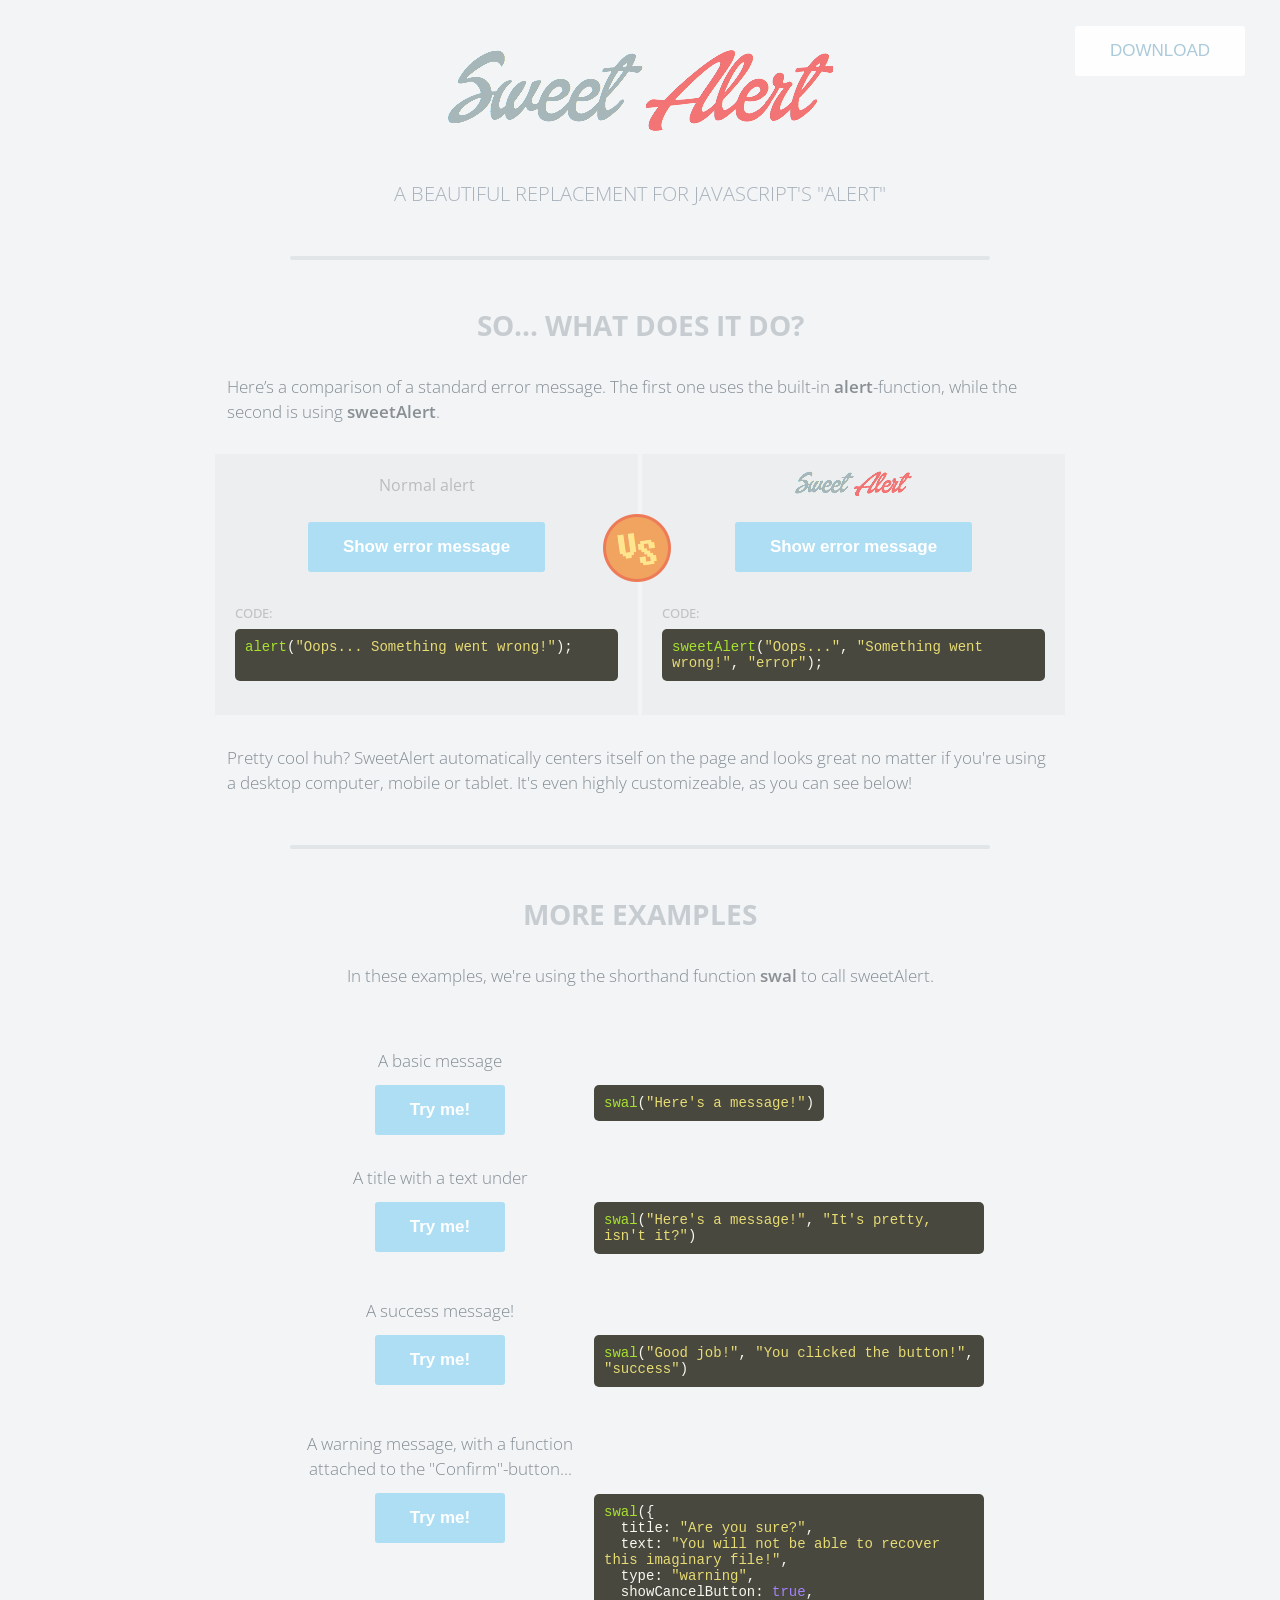
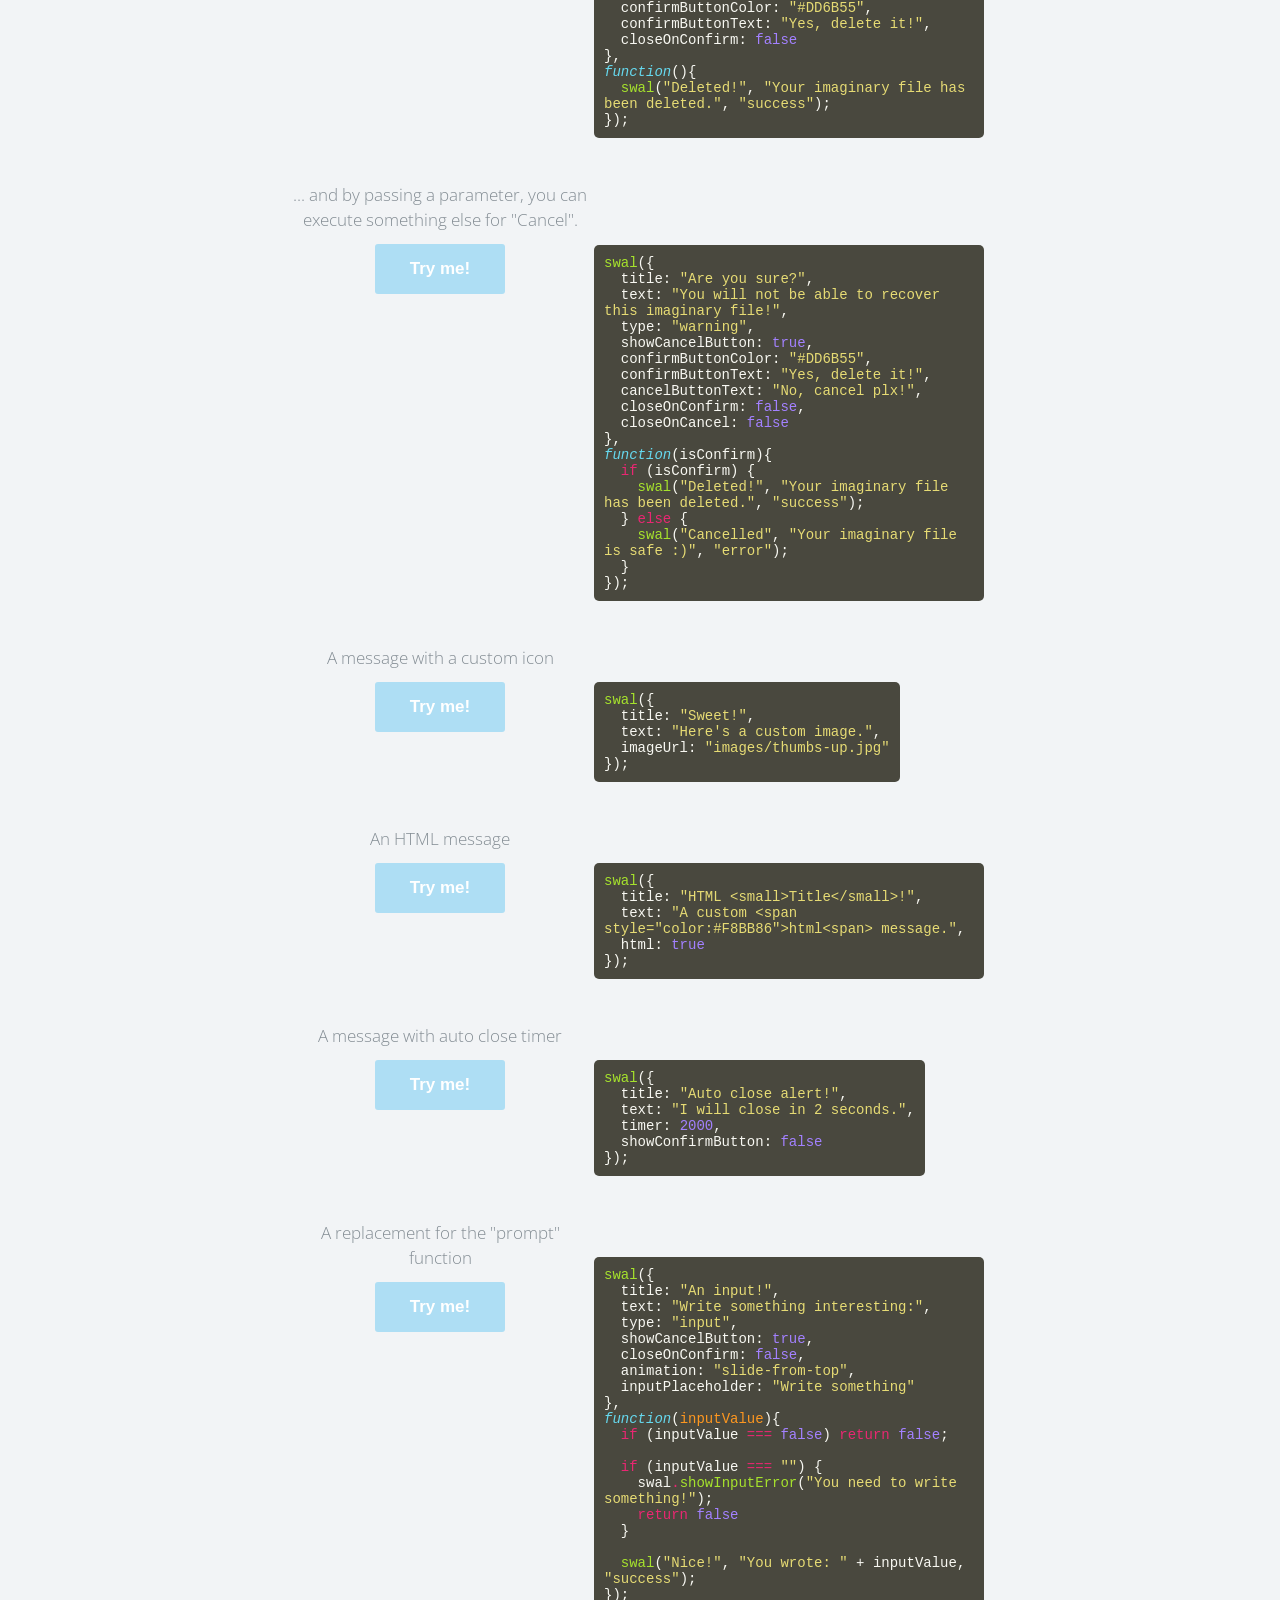
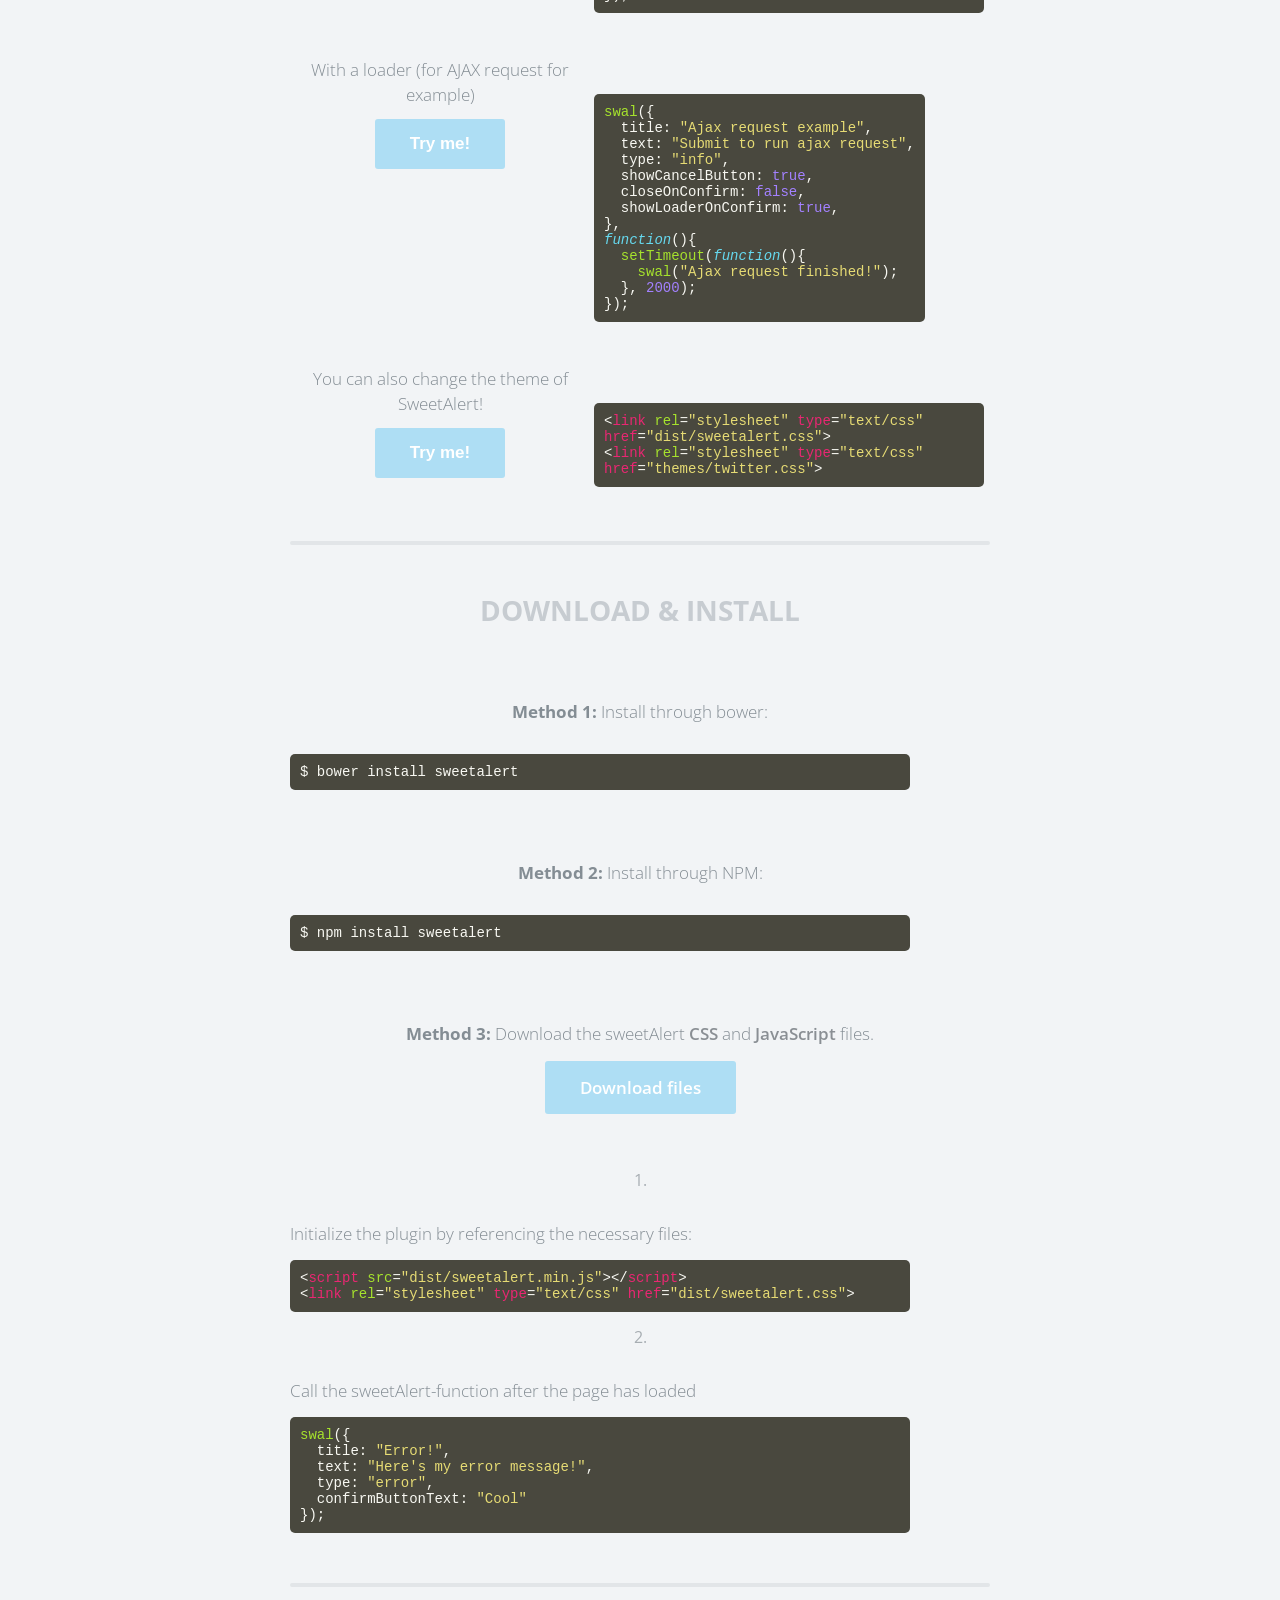
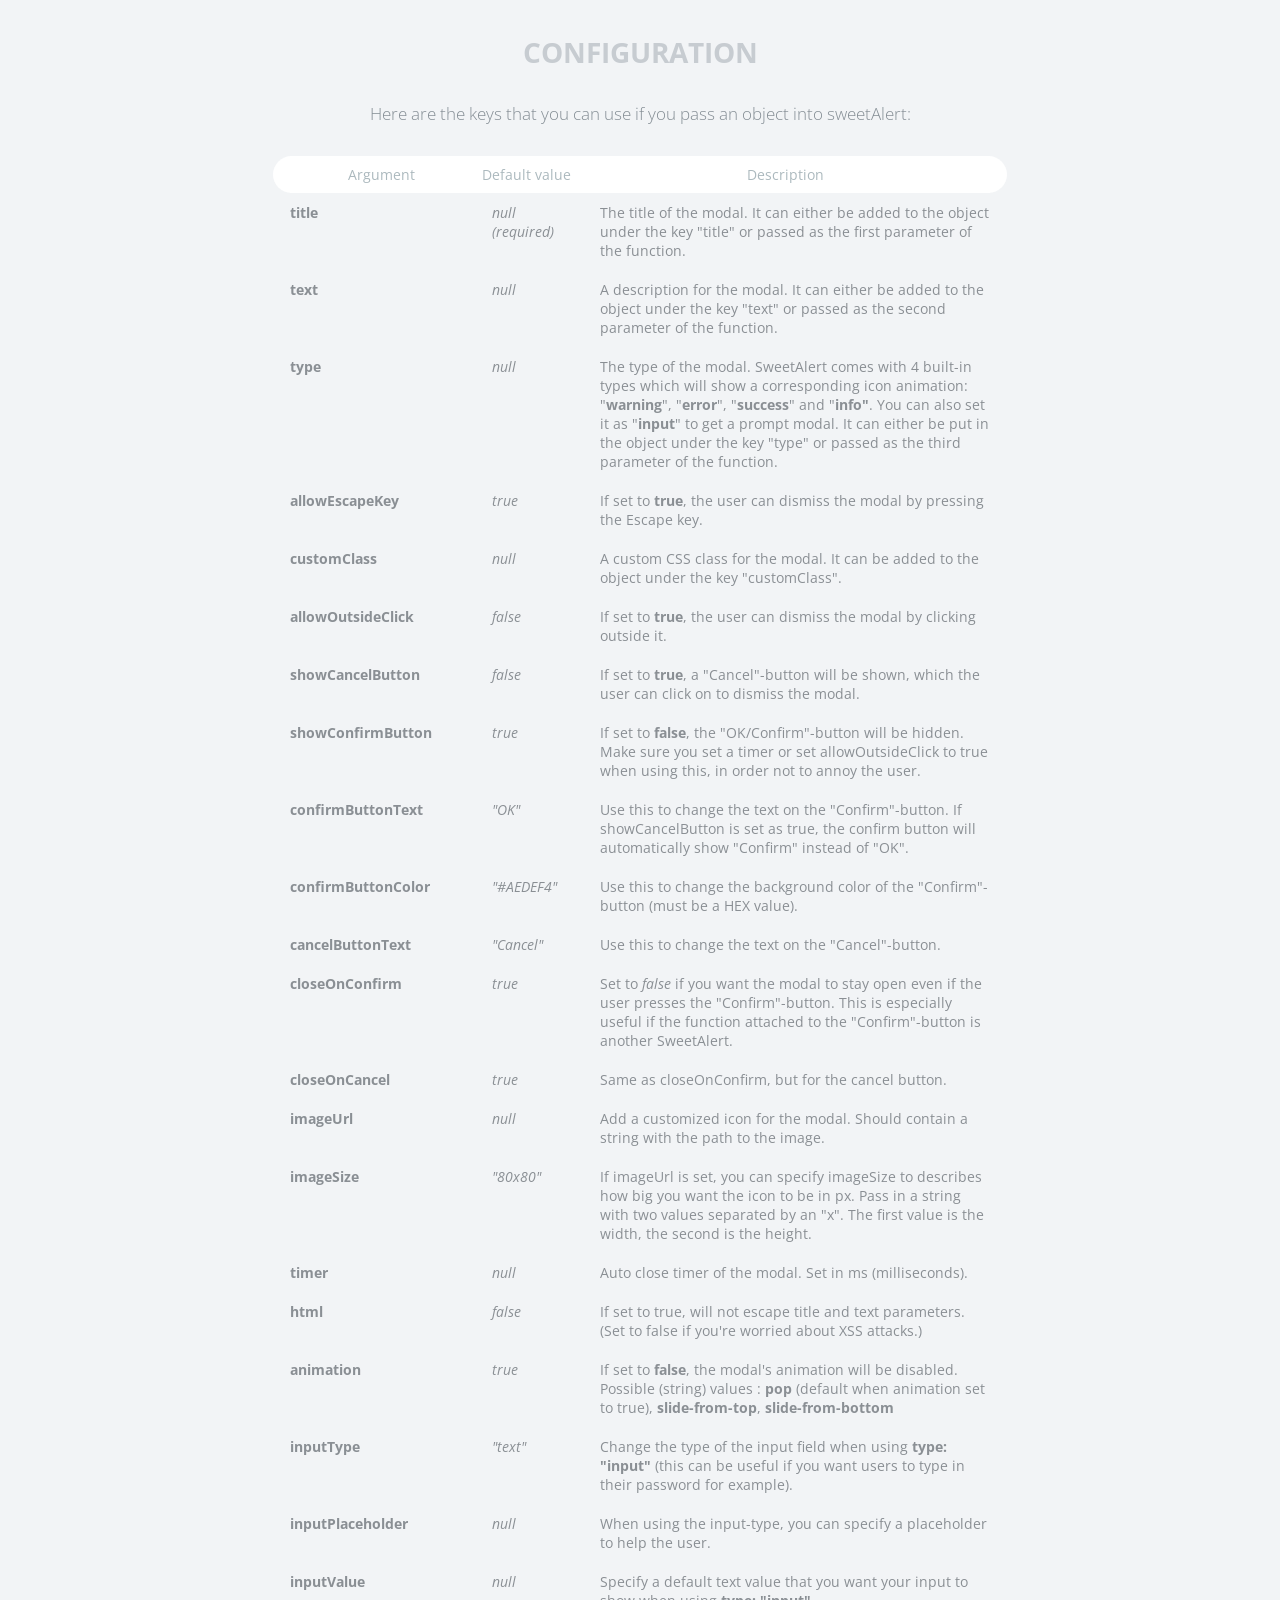
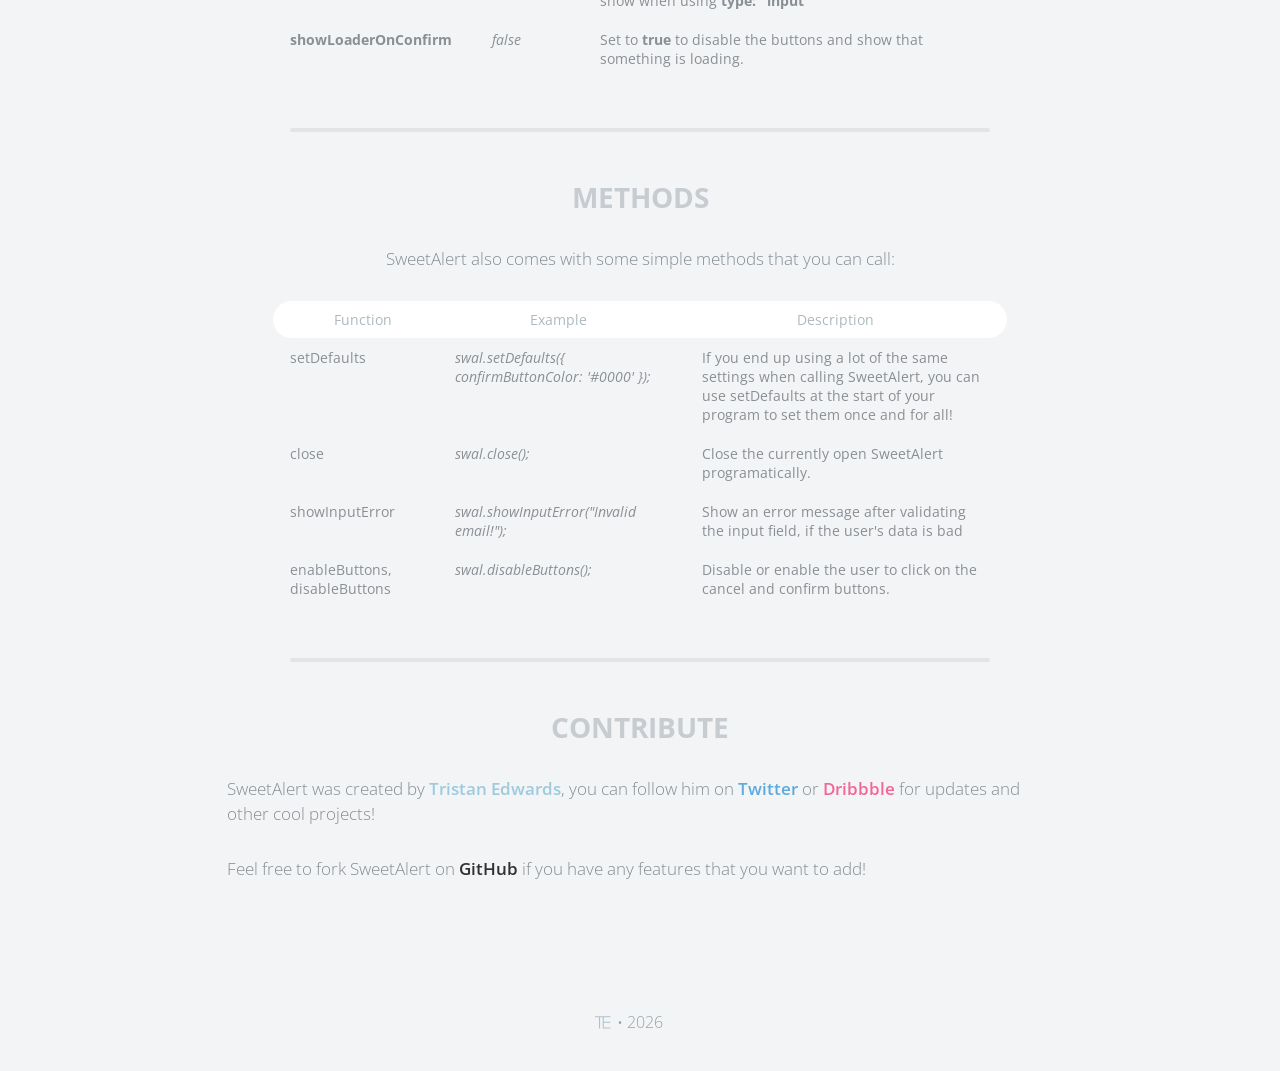
<file: public/sweetalert/index.html>
<!doctype html>

<html>

<head>
  <meta charset="utf-8">
  <meta name="viewport" content="width=device-width, initial-scale=1, maximum-scale=1, user-scalable=0" />
  <title>SweetAlert</title>

  <link rel="stylesheet" href="example/example.css">
  <script src="https://code.jquery.com/jquery-2.1.3.min.js"></script>

  <!-- This is what you need -->
  <script src="dist/sweetalert-dev.js"></script>
  <link rel="stylesheet" href="dist/sweetalert.css">
  <!--.......................-->

</head>

<body>

<h1>Sweet Alert</h1>
<h2>A beautiful replacement for JavaScript's "Alert"</h2>
<button class="download">Download</button>

<!-- What does it do? -->
<h3>So... What does it do?</h3>
<p>Here’s a comparison of a standard error message. The first one uses the built-in <strong>alert</strong>-function, while the second is using <strong>sweetAlert</strong>.</p>

<div class="showcase normal">
	<h4>Normal alert</h4>
	<button>Show error message</button>

	<h5>Code:</h5>
	<pre><span class="attr">alert</span>(<span class="str">"Oops... Something went wrong!"</span>);

	</pre>

	<div class="vs-icon"></div>
</div>

<div class="showcase sweet">
	<h4>Sweet Alert</h4>
	<button>Show error message</button>

	<h5>Code:</h5>
	<pre><span class="attr">sweetAlert</span>(<span class="str">"Oops..."</span>, <span class="str">"Something went wrong!"</span>, <span class="str">"error"</span>);</pre>
</div>

<p>Pretty cool huh? SweetAlert automatically centers itself on the page and looks great no matter if you're using a desktop computer, mobile or tablet. It's even highly customizeable, as you can see below!</p>


<!-- Examples -->
<h3>More examples</h3>

<p class="center">In these examples, we're using the shorthand function <strong>swal</strong> to call sweetAlert.</p>

<ul class="examples">

	<li class="message">
		<div class="ui">
			<p>A basic message</p>
			<button>Try me!</button>
		</div>
		<pre><span class="attr">swal</span>(<span class="str">"Here's a message!"</span>)</pre>
	</li>

	<li class="title-text">
		<div class="ui">
			<p>A title with a text under</p>
			<button>Try me!</button>
		</div>
		<pre><span class="attr">swal</span>(<span class="str">"Here's a message!"</span>, <span class="str">"It's pretty, isn't it?"</span>)</pre>
	</li>

	<li class="success">
		<div class="ui">
			<p>A success message!</p>
			<button>Try me!</button>
		</div>
		<pre><span class="attr">swal</span>(<span class="str">"Good job!"</span>, <span class="str">"You clicked the button!"</span>, <span class="str">"success"</span>)</pre>
	</li>

	<li class="warning confirm">
		<div class="ui">
			<p>A warning message, with a function attached to the "Confirm"-button...</p>
			<button>Try me!</button>
		</div>
		<pre><span class="attr">swal</span>({
&nbsp;&nbsp;title: <span class="str">"Are you sure?"</span>,
&nbsp;&nbsp;text: <span class="str">"You will not be able to recover this imaginary file!"</span>,
&nbsp;&nbsp;type: <span class="str">"warning"</span>,
&nbsp;&nbsp;showCancelButton: <span class="val">true</span>,
&nbsp;&nbsp;confirmButtonColor: <span class="str">"#DD6B55"</span>,
&nbsp;&nbsp;confirmButtonText: <span class="str">"Yes, delete it!"</span>,
&nbsp;&nbsp;closeOnConfirm: <span class="val">false</span>
},
<span class="func"><i>function</i></span>(){
&nbsp;&nbsp;<span class="attr">swal</span>(<span class="str">"Deleted!"</span>, <span class="str">"Your imaginary file has been deleted."</span>, <span class="str">"success"</span>);
});</pre>
	</li>

	<li class="warning cancel">
		<div class="ui">
			<p>... and by passing a parameter, you can execute something else for "Cancel".</p>
			<button>Try me!</button>
		</div>
		<pre><span class="attr">swal</span>({
&nbsp;&nbsp;title: <span class="str">"Are you sure?"</span>,
&nbsp;&nbsp;text: <span class="str">"You will not be able to recover this imaginary file!"</span>,
&nbsp;&nbsp;type: <span class="str">"warning"</span>,
&nbsp;&nbsp;showCancelButton: <span class="val">true</span>,
&nbsp;&nbsp;confirmButtonColor: <span class="str">"#DD6B55"</span>,
&nbsp;&nbsp;confirmButtonText: <span class="str">"Yes, delete it!"</span>,
&nbsp;&nbsp;cancelButtonText: <span class="str">"No, cancel plx!"</span>,
&nbsp;&nbsp;closeOnConfirm: <span class="val">false</span>,
&nbsp;&nbsp;closeOnCancel: <span class="val">false</span>
},
<span class="func"><i>function</i></span>(isConfirm){
&nbsp;&nbsp;<span class="tag">if</span> (isConfirm) {
&nbsp;&nbsp;&nbsp;&nbsp;<span class="attr">swal</span>(<span class="str">"Deleted!"</span>, <span class="str">"Your imaginary file has been deleted."</span>, <span class="str">"success"</span>);
&nbsp;&nbsp;} <span class="tag">else</span> {
	&nbsp;&nbsp;&nbsp;&nbsp;<span class="attr">swal</span>(<span class="str">"Cancelled"</span>, <span class="str">"Your imaginary file is safe :)"</span>, <span class="str">"error"</span>);
&nbsp;&nbsp;}
});</pre>
	</li>

	<li class="custom-icon">
		<div class="ui">
			<p>A message with a custom icon</p>
			<button>Try me!</button>
		</div>
		<pre><span class="attr">swal</span>({
&nbsp;&nbsp;title: <span class="str">"Sweet!"</span>,
&nbsp;&nbsp;text: <span class="str">"Here's a custom image."</span>,
&nbsp;&nbsp;imageUrl: <span class="str">"images/thumbs-up.jpg"</span>
});</pre>
	</li>

	<li class="message-html">
		<div class="ui">
			<p>An HTML message</p>
			<button>Try me!</button>
		</div>
		<pre><span class="attr">swal</span>({
&nbsp;&nbsp;title: <span class="str">"HTML &lt;small&gt;Title&lt;/small&gt;!"</span>,
&nbsp;&nbsp;text: <span class="str">"A custom &lt;span style="color:#F8BB86"&gt;html&lt;span&gt; message."</span>,
&nbsp;&nbsp;html: <span class="val">true</span>
});</pre>
	</li>

	<li class="timer">
		<div class="ui">
			<p>A message with auto close timer</p>
			<button>Try me!</button>
		</div>
		<pre><span class="attr">swal</span>({
&nbsp;&nbsp;title: <span class="str">"Auto close alert!"</span>,
&nbsp;&nbsp;text: <span class="str">"I will close in 2 seconds."</span>,
&nbsp;&nbsp;timer: <span class="val">2000</span>,
&nbsp;&nbsp;showConfirmButton: <span class="val">false</span>
});</pre>
	</li>


	<li class="input">
		<div class="ui">
			<p>A replacement for the "prompt" function</p>
			<button>Try me!</button>
		</div>
		<pre><span class="attr">swal</span>({
&nbsp;&nbsp;title: <span class="str">"An input!"</span>,
&nbsp;&nbsp;text: <span class="str">"Write something interesting:"</span>,
&nbsp;&nbsp;type: <span class="str">"input"</span>,
&nbsp;&nbsp;showCancelButton: <span class="val">true</span>,
&nbsp;&nbsp;closeOnConfirm: <span class="val">false</span>,
&nbsp;&nbsp;animation: <span class="str">"slide-from-top"</span>,
&nbsp;&nbsp;inputPlaceholder: <span class="str">"Write something"</span>
},
<span class="func"><i>function</i></span>(<span class="arg">inputValue</span>){
&nbsp;&nbsp;<span class="tag">if</span> (inputValue <span class="tag">===</span> <span class="val">false</span>) <span class="tag">return</span> <span class="val">false</span>;
&nbsp;&nbsp;
&nbsp;&nbsp;<span class="tag">if</span> (inputValue <span class="tag">===</span> <span class="str">""</span>) {
&nbsp;&nbsp;&nbsp;&nbsp;swal<span class="tag">.</span><span class="attr">showInputError</span>(<span class="str">"You need to write something!"</span>);
&nbsp;&nbsp;&nbsp;&nbsp;<span class="tag">return</span> <span class="val">false</span>
&nbsp;&nbsp;}
&nbsp;&nbsp;
&nbsp;&nbsp;<span class="attr">swal</span>(<span class="str">"Nice!"</span>, <span class="str">"You wrote: "</span> + inputValue, <span class="str">"success"</span>);
});</pre>
	</li>

  <li class="ajax">
    <div class="ui">
			<p>With a loader (for AJAX request for example)</p>
			<button>Try me!</button>
		</div>
		<pre><span class="attr">swal</span>({
&nbsp;&nbsp;title: <span class="str">"Ajax request example"</span>,
&nbsp;&nbsp;text: <span class="str">"Submit to run ajax request"</span>,
&nbsp;&nbsp;type: <span class="str">"info"</span>,
&nbsp;&nbsp;showCancelButton: <span class="val">true</span>,
&nbsp;&nbsp;closeOnConfirm: <span class="val">false</span>,
&nbsp;&nbsp;showLoaderOnConfirm: <span class="val">true</span>,
},
<span class="func"><i>function</i></span>(){
&nbsp;&nbsp;<span class="attr">setTimeout</span>(<span class="func"><i>function</i></span>(){
&nbsp;&nbsp;&nbsp;&nbsp;<span class="attr">swal</span>(<span class="str">"Ajax request finished!"</span>);
&nbsp;&nbsp;}, <span class="val">2000</span>);
});</pre>
	</li>

	<li class="theme">
		<div class="ui">
			<p>You can also change the theme of SweetAlert!</p>
			<button>Try me!</button>
		</div>
		<pre>&lt;<span class="tag">link</span> <span class="attr">rel</span>=<span class="str">"stylesheet"</span> <span class="tag">type</span>=<span class="str">"text/css"</span> <span class="tag">href</span>=<span class="str">"dist/sweetalert.css"</span>&gt;
			&lt;<span class="tag">link</span> <span class="attr">rel</span>=<span class="str">"stylesheet"</span> <span class="tag">type</span>=<span class="str">"text/css"</span> <span class="tag">href</span>=<span class="str">"themes/twitter.css"</span>&gt;</pre>
	</li>

</ul>


<!-- Download & Install -->
<h3 id="download-section">Download & install</h3>

<div class="center-container">
	<p class="center"><b>Method 1:</b> Install through bower:</p>
	<pre class="center">$ bower install sweetalert</pre>
</div>

<div class="center-container">
	<p class="center"><b>Method 2:</b> Install through NPM:</p>
	<pre class="center">$ npm install sweetalert</pre>
</div>

<p class="center"><b>Method 3:</b> Download the sweetAlert <strong>CSS</strong> and <strong>JavaScript</strong> files.</p>

<a class="button" href="https://github.com/t4t5/sweetalert/archive/master.zip" download>Download files</a>

<ol>
	<li>
		<p>Initialize the plugin by referencing the necessary files:</p>
		<pre>&lt;<span class="tag">script</span> <span class="attr">src</span>=<span class="str">"dist/sweetalert.min.js"</span>&gt;&lt;/<span class="tag">script</span>&gt;
&lt;<span class="tag">link</span> <span class="attr">rel</span>=<span class="str">"stylesheet"</span> <span class="tag">type</span>=<span class="str">"text/css"</span> <span class="tag">href</span>=<span class="str">"dist/sweetalert.css"</span>&gt;</pre>
	</li>

	<li>
		<p>Call the sweetAlert-function after the page has loaded</p>
		<pre><span class="attr">swal</span>({
&nbsp;&nbsp;title: <span class="str">"Error!"</span>,
&nbsp;&nbsp;text: <span class="str">"Here's my error message!"</span>,
&nbsp;&nbsp;type: <span class="str">"error"</span>,
&nbsp;&nbsp;confirmButtonText: <span class="str">"Cool"</span>
});
</pre>
	</li>
</ol>



<!-- Configuration -->
<h3>Configuration</h3>

<p class="center">Here are the keys that you can use if you pass an object into sweetAlert:</p>

<table>
	<tr class="titles">
		<th>
			<div class="border-left"></div>
			Argument
		</th>
		<th>Default value</th>
		<th>
			<div class="border-right"></div>
			Description
		</th>
	</tr>
	<tr>
		<td><b>title</b></td>
		<td><i>null (required)</i></td>
		<td>The title of the modal. It can either be added to the object under the key "title" or passed as the first parameter of the function.</td>
	</tr>
	<tr>
		<td><b>text</b></td>
		<td><i>null</i></td>
		<td>A description for the modal. It can either be added to the object under the key "text" or passed as the second parameter of the function.</td>
	</tr>
	<tr>
		<td><b>type</b></td>
		<td><i>null</i></td>
		<td>The type of the modal. SweetAlert comes with 4 built-in types which will show a corresponding icon animation: "<strong>warning</strong>", "<strong>error</strong>", "<strong>success</strong>" and "<strong>info"</strong>. You can also set it as "<strong>input</strong>" to get a prompt modal. It can either be put in the object under the key "type" or passed as the third parameter of the function.</td>
	</tr>
    <tr>
      <td><b>allowEscapeKey</b></td>
      <td><i>true</i></td>
      <td>If set to <strong>true</strong>, the user can dismiss the modal by pressing the Escape key.</td>
    </tr>
	<tr>
		<td><b>customClass</b></td>
		<td><i>null</i></td>
		<td>A custom CSS class for the modal. It can be added to the object under the key "customClass".</td>
	</tr>
	<tr>
		<td><b>allowOutsideClick</b></td>
		<td><i>false</i></td>
		<td>If set to <strong>true</strong>, the user can dismiss the modal by clicking outside it.</td>
	</tr>
	<tr>
		<td><b>showCancelButton</b></td>
		<td><i>false</i></td>
		<td>If set to <strong>true</strong>, a "Cancel"-button will be shown, which the user can click on to dismiss the modal.</td>
	</tr>
	<tr>
		<td><b>showConfirmButton</b></td>
		<td><i>true</i></td>
		<td>If set to <strong>false</strong>, the "OK/Confirm"-button will be hidden. Make sure you set a timer or set allowOutsideClick to true when using this, in order not to annoy the user.</td>
	</tr>
	<tr>
		<td><b>confirmButtonText</b></td>
		<td><i>"OK"</i></td>
		<td>Use this to change the text on the "Confirm"-button. If showCancelButton is set as true, the confirm button will automatically show "Confirm" instead of "OK".</td>
	</tr>
	<tr>
		<td><b>confirmButtonColor</b></td>
		<td><i>"#AEDEF4"</i></td>
		<td>Use this to change the background color of the "Confirm"-button (must be a HEX value).</td>
	</tr>
	<tr>
		<td><b>cancelButtonText</b></td>
		<td><i>"Cancel"</i></td>
		<td>Use this to change the text on the "Cancel"-button.</td>
	</tr>
	<tr>
		<td><b>closeOnConfirm</b></td>
		<td><i>true</i></td>
		<td>Set to <i>false</i> if you want the modal to stay open even if the user presses the "Confirm"-button. This is especially useful if the function attached to the "Confirm"-button is another SweetAlert.</td>
	</tr>
	<tr>
		<td><b>closeOnCancel</b></td>
		<td><i>true</i></td>
		<td>Same as closeOnConfirm, but for the cancel button.</td>
	</tr>
	<tr>
		<td><b>imageUrl</b></td>
		<td><i>null</i></td>
		<td>Add a customized icon for the modal. Should contain a string with the path to the image.</td>
	</tr>
	<tr>
		<td><b>imageSize</b></td>
		<td><i>"80x80"</i></td>
		<td>If imageUrl is set, you can specify imageSize to describes how big you want the icon to be in px. Pass in a string with two values separated by an "x". The first value is the width, the second is the height.</td>
	</tr>
	<tr>
		<td><b>timer</b></td>
		<td><i>null</i></td>
		<td>Auto close timer of the modal. Set in ms (milliseconds).</td>
	</tr>
	<tr>
		<td><b>html</b></td>
		<td><i>false</i></td>
		<td>If set to true, will not escape title and text parameters. (Set to false if you're worried about XSS attacks.)</td>
	</tr>
	<tr>
		<td><b>animation</b></td>
		<td><i>true</i></td>
		<td>If set to <strong>false</strong>, the modal's animation will be disabled. Possible (string) values : <strong>pop</strong> (default when animation set to true), <strong>slide-from-top</strong>, <strong>slide-from-bottom</strong></td>
	</tr>
	<tr>
		<td><b>inputType</b></td>
		<td><i>"text"</i></td>
		<td>Change the type of the input field when using <strong>type: "input"</strong> (this can be useful if you want users to type in their password for example).</td>
	</tr>
	<tr>
		<td><b>inputPlaceholder</b></td>
		<td><i>null</i></td>
		<td>When using the input-type, you can specify a placeholder to help the user.</td>
	</tr>
	<tr>
		<td><b>inputValue</b></td>
		<td><i>null</i></td>
		<td>Specify a default text value that you want your input to show when using <strong>type: "input"</strong></td>
	</tr>
	<tr>
		<td><b>showLoaderOnConfirm</b></td>
		<td><i>false</i></td>
    <td>Set to <strong>true</strong> to disable the buttons and show that something is loading.</td>
	</tr>
</table>


<!-- Methods -->
<h3>Methods</h3>

<p class="center">SweetAlert also comes with some simple methods that you can call:</p>

<table>
	<tr class="titles">
		<th>
			<div class="border-left"></div>
			Function
		</th>
		<th>Example</th>
		<th>
			<div class="border-right"></div>
			Description
		</th>
	</tr>
	<tr>
		<td>setDefaults</td>
		<td><i>swal.setDefaults({ confirmButtonColor: '#0000' });</i></td>
		<td>If you end up using a lot of the same settings when calling SweetAlert, you can use setDefaults at the start of your program to set them once and for all!</td>
	</tr>
	<tr>
		<td>close</td>
		<td><i>swal.close();</i></td>
		<td>Close the currently open SweetAlert programatically.</td>
	</tr>
	<tr>
		<td>showInputError</td>
		<td><i>swal.showInputError("Invalid email!");</i></td>
		<td>Show an error message after validating the input field, if the user's data is bad</td>
	</tr>
	<tr>
		<td>enableButtons, disableButtons</td>
		<td><i>swal.disableButtons();</i></td>
		<td>Disable or enable the user to click on the cancel and confirm buttons.</td>
	</tr>
</table>



<!-- Contribute -->
<h3>Contribute</h3>
<p>SweetAlert was created by <a href="http://tristanedwards.me" target="_blank">Tristan Edwards</a>, you can follow him on <a href="https://twitter.com/t4t5" target="_blank" class="twitter">Twitter</a> or <a href="https://dribbble.com/tristanedwards" target="_blank" class="dribbble">Dribbble</a> for updates and other cool projects!</p>
<p>Feel free to fork SweetAlert on <a href="https://github.com/t4t5/sweetalert" class="github">GitHub</a> if you have any features that you want to add!</p>


<footer>
	<span class="te-logo">TE</span> • <script>document.write(new Date().getFullYear())</script>
</footer>


<script>

document.querySelector('button.download').onclick = function(){
	$("html, body").animate({ scrollTop: $("#download-section").offset().top }, 1000);
};

document.querySelector('.showcase.normal button').onclick = function(){
	alert("Oops... Something went wrong!");
};

document.querySelector('.showcase.sweet button').onclick = function(){
	swal("Oops...", "Something went wrong!", "error");
};

document.querySelector('ul.examples li.message button').onclick = function(){
	swal("Here's a message!");
};

document.querySelector('ul.examples li.timer button').onclick = function(){
	swal({
		title: "Auto close alert!",
		text: "I will close in 2 seconds.",
		timer: 2000,
		showConfirmButton: false
	});
};

document.querySelector('ul.examples li.title-text button').onclick = function(){
	swal("Here's a message!", "It's pretty, isn't it?");
};

document.querySelector('ul.examples li.success button').onclick = function(){
	swal("Good job!", "You clicked the button!", "success");
};

document.querySelector('ul.examples li.warning.confirm button').onclick = function(){
	swal({
		title: "Are you sure?",
		text: "You will not be able to recover this imaginary file!",
		type: "warning",
		showCancelButton: true,
		confirmButtonColor: '#DD6B55',
		confirmButtonText: 'Yes, delete it!',
		closeOnConfirm: false
	},
	function(){
		swal("Deleted!", "Your imaginary file has been deleted!", "success");
	});
};

document.querySelector('ul.examples li.warning.cancel button').onclick = function(){
	swal({
		title: "Are you sure?",
		text: "You will not be able to recover this imaginary file!",
		type: "warning",
		showCancelButton: true,
		confirmButtonColor: '#DD6B55',
		confirmButtonText: 'Yes, delete it!',
		cancelButtonText: "No, cancel plx!",
		closeOnConfirm: false,
		closeOnCancel: false
	},
	function(isConfirm){
    if (isConfirm){
      swal("Deleted!", "Your imaginary file has been deleted!", "success");
    } else {
      swal("Cancelled", "Your imaginary file is safe :)", "error");
    }
	});
};

document.querySelector('ul.examples li.custom-icon button').onclick = function(){
	swal({
		title: "Sweet!",
		text: "Here's a custom image.",
		imageUrl: 'example/images/thumbs-up.jpg'
	});
};

document.querySelector('ul.examples li.message-html button').onclick = function(){
	swal({
		title: "HTML <small>Title</small>!",
		text: 'A custom <span style="color:#F8BB86">html<span> message.',
		html: true
	});
};

document.querySelector('ul.examples li.input button').onclick = function(){
	swal({
		title: "An input!",
		text: 'Write something interesting:',
		type: 'input',
		showCancelButton: true,
		closeOnConfirm: false,
		animation: "slide-from-top",
		inputPlaceholder: "Write something",
	},
	function(inputValue){
		if (inputValue === false) return false;

		if (inputValue === "") {
			swal.showInputError("You need to write something!");
			return false;
		}
    
		swal("Nice!", 'You wrote: ' + inputValue, "success");

	});
};

document.querySelector('ul.examples li.theme button').onclick = function() {
	swal({
		title: "Themes!",
		text: "Here's the Twitter theme for SweetAlert!",
		confirmButtonText: "Cool!",
		customClass: 'twitter'
	});
};

document.querySelector('ul.examples li.ajax button').onclick = function() {
  swal({
    title: 'Ajax request example',
    text: 'Submit to run ajax request',
    type: 'info',
    showCancelButton: true,
    closeOnConfirm: false,
    showLoaderOnConfirm: true,
  }, function(){
    setTimeout(function() {
      swal('Ajax request finished!');
    }, 2000);
  });
};

</script>



</body>

</html>
</file>
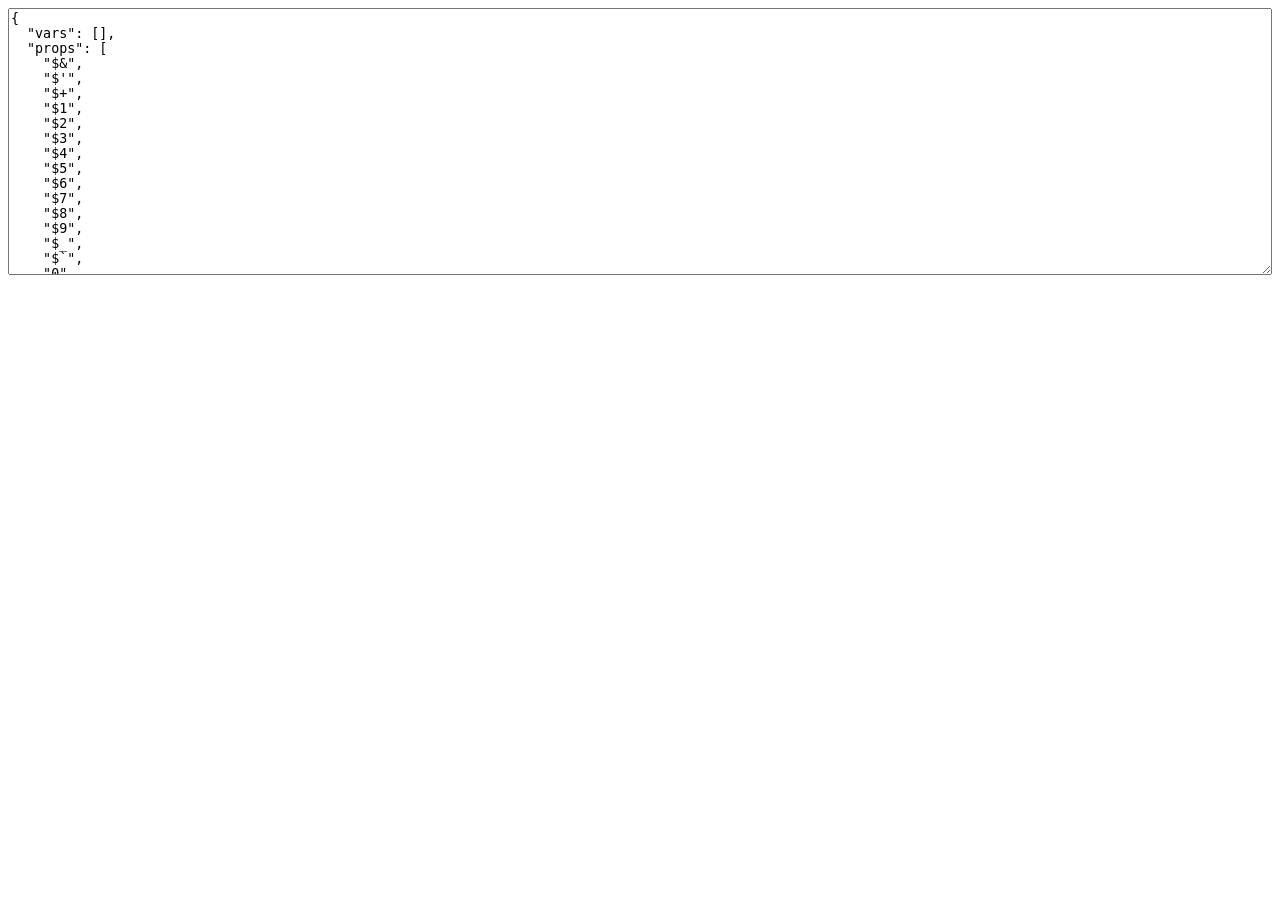
<file: node_modules/jade/node_modules/uglify-js/tools/props.html>
<html>
  <head>
  </head>
  <body>
    <script>(function(){
      var props = {};

      function addObject(obj) {
        if (obj == null) return;
        try {
          Object.getOwnPropertyNames(obj).forEach(add);
        } catch(ex) {}
        if (obj.prototype) {
          Object.getOwnPropertyNames(obj.prototype).forEach(add);
        }
        if (typeof obj == "function") {
          try {
            Object.getOwnPropertyNames(new obj).forEach(add);
          } catch(ex) {}
        }
      }

      function add(name) {
        props[name] = true;
      }

      Object.getOwnPropertyNames(window).forEach(function(thing){
        addObject(window[thing]);
      });

      try {
        addObject(new Event("click"));
        addObject(new Event("contextmenu"));
        addObject(new Event("mouseup"));
        addObject(new Event("mousedown"));
        addObject(new Event("keydown"));
        addObject(new Event("keypress"));
        addObject(new Event("keyup"));
      } catch(ex) {}

      var ta = document.createElement("textarea");
      ta.style.width = "100%";
      ta.style.height = "20em";
      ta.style.boxSizing = "border-box";
      <!-- ta.value = Object.keys(props).sort(cmp).map(function(name){ -->
      <!--   return JSON.stringify(name); -->
      <!-- }).join(",\n"); -->
      ta.value = JSON.stringify({
        vars: [],
        props: Object.keys(props).sort(cmp)
      }, null, 2);
      document.body.appendChild(ta);

      function cmp(a, b) {
        a = a.toLowerCase();
        b = b.toLowerCase();
        return a < b ? -1 : a > b ? 1 : 0;
      }
    })();</script>
  </body>
</html>
</file>
<file: public/sweetalert/example/example.css>
@import url(http://fonts.googleapis.com/css?family=Open+Sans:400,600,700,300);
@import url(http://fonts.googleapis.com/css?family=Open+Sans+Condensed:700);
body {
  background-color: #f2f4f6;
  font-family: 'Open Sans', sans-serif;
  text-align: center; }

h1 {
  background-image: url("images/logo_big.png");
  background-image: -webkit-image-set(url("images/logo_big.png") 1x, url("images/logo_big@2x.png") 2x);
  width: 385px;
  height: 81px;
  text-indent: -9999px;
  white-space: nowrap;
  margin: 50px auto; }
  @media all and (max-width: 420px) {
    h1 {
      width: 300px;
      background-size: contain;
      background-repeat: no-repeat;
      background-position: center; } }
  @media all and (max-width: 330px) {
    h1 {
      width: 250px; } }

h2 {
  font-size: 20px;
  color: #A9B2BC;
  line-height: 25px;
  text-transform: uppercase;
  font-weight: 300;
  text-align: center;
  display: block; }

h3 {
  font-size: 28px;
  color: #C7CCD1;
  text-transform: uppercase;
  font-family: 'Open Sans Condensed', sans-serif;
  margin-top: 100px;
  text-align: center;
  position: relative; }
  h3#download-section {
    margin-top: 50px;
    padding-top: 40px; }
  h3::after {
    content: "";
    background-color: #e2e5e8;
    height: 4px;
    width: 700px;
    left: 50%;
    margin-left: -350px;
    position: absolute;
    margin-top: -50px;
    border-radius: 2px; }
    @media all and (max-width: 740px) {
      h3::after {
        width: auto;
        left: 20px;
        right: 20px;
        margin-left: 0; } }

a {
  text-decoration: none; }

p {
  max-width: 826px;
  margin: 30px auto;
  font-size: 17px;
  font-weight: 300;
  color: #848D94;
  line-height: 25px;
  text-align: left; }
  p.center {
    text-align: center; }
  p strong {
    color: #8A8F94;
    font-weight: 600; }
  p a {
    color: #9ECADF;
    font-weight: 600; }
    p a:hover {
      text-decoration: underline; }
    p a.twitter {
      color: #5eaade; }
    p a.dribbble {
      color: #f26798; }
    p a.github {
      color: #323131; }

button, .button {
  background-color: #AEDEF4;
  color: white;
  border: none;
  box-shadow: none;
  font-size: 17px;
  font-weight: 500;
  font-weight: 600;
  border-radius: 3px;
  padding: 15px 35px;
  margin: 26px 5px 0 5px;
  cursor: pointer; }
  button:focus, .button:focus {
    outline: none; }
  button:hover, .button:hover {
    background-color: #a1d9f2; }
  button:active, .button:active {
    background-color: #81ccee; }
  button.cancel, .button.cancel {
    background-color: #D0D0D0; }
    button.cancel:hover, .button.cancel:hover {
      background-color: #c8c8c8; }
    button.cancel:active, .button.cancel:active {
      background-color: #b6b6b6; }
  button.download, .button.download {
    position: fixed;
    right: 30px;
    top: 0;
    background-color: rgba(255, 255, 255, 0.9);
    color: #ABCADA;
    font-weight: 500;
    text-transform: uppercase;
    z-index: 3; }
    @media all and (max-width: 1278px) {
      button.download, .button.download {
        display: none; } }

.center-container {
  max-width: 700px;
  margin: 70px auto; }

pre {
  background-color: #49483e;
  color: #f8f8f2;
  padding: 10px;
  border-radius: 5px;
  white-space: pre-line;
  text-align: left;
  font-size: 14px;
  max-width: 600px; }
  pre .str {
    color: #e6db74; }
  pre .func {
    color: #66d9ef; }
  pre .val {
    color: #a381ff; }
  pre .tag {
    color: #e92772; }
  pre .attr {
    color: #a6e22d; }
  pre .arg {
    color: #fd9720; }

.showcase {
  background-color: #eceef0;
  padding: 20px;
  display: inline-block;
  width: 383px;
  vertical-align: top;
  position: relative; }
  @media all and (max-width: 865px) {
    .showcase {
      margin: 5px auto;
      padding: 46px 20px; } }
  @media all and (max-width: 440px) {
    .showcase {
      width: auto; } }
  .showcase h4 {
    font-size: 16px;
    color: #BCBCBC;
    line-height: 22px;
    margin: 0 auto;
    font-weight: 400; }
  .showcase.sweet h4 {
    width: 117px;
    height: 25px;
    margin-top: -3px;
    text-indent: -9999px;
    background-image: url("images/logo_small.png");
    background-image: -webkit-image-set(url("images/logo_small.png") 1x, url("images/logo_small@2x.png") 2x); }
  .showcase h5 {
    margin-bottom: -7px;
    text-align: left;
    font-weight: 500;
    text-transform: uppercase;
    color: #c2c2c2; }
  .showcase button {
    margin-bottom: 10px; }
  .showcase .vs-icon {
    background-image: url("images/vs_icon.png");
    background-image: -webkit-image-set(url("images/vs_icon.png") 1x, url("images/vs_icon@2x.png") 2x);
    width: 69px;
    height: 69px;
    position: absolute;
    right: -34px;
    top: 60px;
    z-index: 2; }
    @media all and (max-width: 865px) {
      .showcase .vs-icon {
        margin: 5px auto;
        right: auto;
        left: 50%;
        margin-left: -35px;
        top: auto;
        bottom: -35px; } }

ul.examples {
  list-style-type: none;
  width: 700px;
  margin: 0 auto;
  text-align: left;
  padding-left: 0; }
  @media all and (max-width: 758px) {
    ul.examples {
      width: auto; } }
  ul.examples li {
    padding-left: 0; }
  ul.examples .ui, ul.examples pre {
    display: inline-block;
    vertical-align: top; }
    @media all and (max-width: 758px) {
      ul.examples .ui, ul.examples pre {
        display: block;
        max-width: none;
        margin: 0 auto; } }
  ul.examples .ui {
    width: 300px;
    text-align: center; }
    ul.examples .ui button {
      margin-top: 12px; }
    ul.examples .ui p {
      text-align: center;
      margin-bottom: 0; }
  ul.examples pre {
    max-width: 370px;
    margin-top: 67px; }
    @media all and (max-width: 758px) {
      ul.examples pre {
        margin-top: 16px !important;
        margin-bottom: 60px; } }
  ul.examples .warning pre {
    margin-top: 93px; }

ol {
  max-width: 700px;
  margin: 70px auto;
  list-style-position: inside;
  padding-left: 0; }
  ol li {
    color: #A7ADB2; }
    ol li p {
      margin-bottom: 10px; }

table {
  width: 700px;
  font-size: 14px;
  color: #8a8f94;
  margin: 10px auto;
  text-align: left;
  border-collapse: collapse; }
  @media all and (max-width: 750px) {
    table {
      width: auto;
      margin: 10px 20px; } }
  table th {
    background-color: white;
    padding: 9px;
    color: #acb9be;
    font-weight: 400;
    text-align: center;
    position: relative; }
    table th .border-left, table th .border-right {
      position: absolute;
      background-color: white;
      border-radius: 50%;
      top: 0;
      left: -17px;
      width: 37px;
      height: 37px; }
    table th .border-right {
      left: auto;
      right: -17px; }
    @media all and (max-width: 750px) {
      table th:nth-child(2) {
        display: none; } }
  table td {
    padding: 10px 20px;
    vertical-align: top; }
    table td:first-child {
      padding-left: 0px; }
    table td:last-child {
      padding-right: 0px; }
    @media all and (max-width: 750px) {
      table td:nth-child(2) {
        display: none; } }
    @media all and (max-width: 360px) {
      table td {
        padding: 10px 4px; }
        table td b {
          font-size: 13px; } }

footer {
  margin-top: 100px;
  padding-bottom: 30px;
  color: #9A999F;
  display: inline-block;
  position: relative;
  color: gray;
  font-weight: 400;
  color: #93a1aa;
  font-weight: 300; }
  footer .te-logo {
    text-indent: -99999px;
    background-size: contain;
    background-repeat: no-repeat;
    background-position: center center;
    height: 16px;
    width: 16px;
    display: inline-block;
    margin-right: 5px;
    background-image: url("images/te-logo-small.svg");
    position: absolute;
    left: -22px;
    top: 3px; }

.sweet-alert.twitter {
  font-family: "Helvetica Neue", Helvetica, Arial, sans-serif;
  padding: 15px;
  padding-top: 55px;
  text-align: right;
  border-radius: 6px;
  box-shadow: 0px 0px 0px 1px rgba(0, 0, 0, 0.11), 0px 6px 30px rgba(0, 0, 0, 0.14); }
  .sweet-alert.twitter ~ .sweet-overlay {
    background: rgba(41, 47, 51, 0.9); }
  .sweet-alert.twitter h2 {
    position: absolute;
    top: 0;
    left: 0;
    right: 0;
    height: 40px;
    line-height: 40px;
    font-size: 16px;
    font-weight: 400;
    color: #8899a6;
    margin: 0;
    color: #66757f;
    border-bottom: 1px solid #e1e8ed; }
  .sweet-alert.twitter p {
    display: block;
    text-align: center;
    color: #66757f;
    font-weight: 400;
    font-size: 13px;
    margin-top: 7px; }
  .sweet-alert.twitter .sa-button-container {
    background-color: #f5f8fa;
    border-top: 1px solid #e1e8ed;
    box-shadow: 0px -1px 0px white;
    margin: -15px;
    margin-top: 0; }
  .sweet-alert.twitter[data-has-confirm-button=false][data-has-cancel-button=false] {
    padding-bottom: 10px; }
    .sweet-alert.twitter[data-has-confirm-button=false][data-has-cancel-button=false] .sa-button-container {
      display: none; }
  .sweet-alert.twitter button {
    border-radius: 2px;
    box-shadow: none !important;
    text-shadow: 0px -1px 0px rgba(0, 0, 0, 0.3);
    margin: 17px 0px;
    border-radius: 4px;
    font-size: 14px;
    font-weight: 600;
    padding: 8px 16px;
    position: relative; }
    .sweet-alert.twitter button:focus, .sweet-alert.twitter button.cancel:focus {
      box-shadow: none !important; }
      .sweet-alert.twitter button:focus::before, .sweet-alert.twitter button.cancel:focus::before {
        content: "";
        position: absolute;
        left: -5px;
        top: -5px;
        right: -5px;
        bottom: -5px;
        border: 2px solid #a5b0b4;
        border-radius: 8px; }
    .sweet-alert.twitter button.confirm {
      background-color: #55acee !important;
      background-image: linear-gradient(transparent, rgba(0, 0, 0, 0.05));
      -ms-filter: "progid:DXImageTransform.Microsoft.gradient(startColorstr=#00000000, endColorstr=#0C000000)";
      border: 1px solid #3b88c3;
      box-shadow: inset 0 1px 0 rgba(255, 255, 255, 0.15);
      margin-right: 15px; }
      .sweet-alert.twitter button.confirm:hover {
        background-color: #55acee;
        background-image: linear-gradient(transparent, rgba(0, 0, 0, 0.15));
        -ms-filter: "progid:DXImageTransform.Microsoft.gradient(startColorstr=#00000000, endColorstr=#26000000)";
        border-color: #3b88c3; }
    .sweet-alert.twitter button.cancel {
      color: #66757e;
      background-color: #f5f8fa;
      background-image: linear-gradient(#fff, #f5f8fa);
      text-shadow: 0px -1px 0px white;
      margin-right: 9px;
      border: 1px solid #e1e8ed; }
      .sweet-alert.twitter button.cancel:hover, .sweet-alert.twitter button.cancel:focus:hover {
        background-color: #e1e8ed;
        background-image: linear-gradient(#fff, #e1e8ed);
        -ms-filter: "progid:DXImageTransform.Microsoft.gradient(enabled=false)";
        border-color: #e1e8ed; }
      .sweet-alert.twitter button.cancel:focus {
        background: #fff;
        border-color: #fff; }
  .sweet-alert.twitter .sa-icon {
    transform: scale(0.72);
    margin-bottom: -2px;
    margin-top: -10px; }
  .sweet-alert.twitter input {
    border: 1px solid #e1e8ed;
    border-radius: 3px;
    padding: 10px 7px;
    height: auto;
    box-shadow: none;
    font-size: 13px;
    margin: 10px 0; }
    .sweet-alert.twitter input:focus {
      border-color: #94A1A6;
      box-shadow: inset 0 0 0 1px rgba(77, 99, 107, 0.7); }
  .sweet-alert.twitter fieldset .sa-input-error {
    display: none; }
  .sweet-alert.twitter .sa-error-container {
    text-align: center;
    border: none;
    background-color: #fbedc0;
    margin-bottom: 6px; }
    .sweet-alert.twitter .sa-error-container.show {
      border: 1px solid #f0e1b9; }
    .sweet-alert.twitter .sa-error-container .icon {
      display: none; }
    .sweet-alert.twitter .sa-error-container p {
      color: #292f33;
      font-weight: 600;
      margin-top: 0; }
</file>
<file: public/sweetalert/dist/sweetalert.css>
body.stop-scrolling {
  height: 100%;
  overflow: hidden; }

.sweet-overlay {
  background-color: black;
  /* IE8 */
  -ms-filter: "progid:DXImageTransform.Microsoft.Alpha(Opacity=40)";
  /* IE8 */
  background-color: rgba(0, 0, 0, 0.4);
  position: fixed;
  left: 0;
  right: 0;
  top: 0;
  bottom: 0;
  display: none;
  z-index: 10000; }

.sweet-alert {
  background-color: white;
  font-family: 'Open Sans', 'Helvetica Neue', Helvetica, Arial, sans-serif;
  width: 478px;
  padding: 17px;
  border-radius: 5px;
  text-align: center;
  position: fixed;
  left: 50%;
  top: 50%;
  margin-left: -256px;
  margin-top: -200px;
  overflow: hidden;
  display: none;
  z-index: 99999; }
  @media all and (max-width: 540px) {
    .sweet-alert {
      width: auto;
      margin-left: 0;
      margin-right: 0;
      left: 15px;
      right: 15px; } }
  .sweet-alert h2 {
    color: #575757;
    font-size: 30px;
    text-align: center;
    font-weight: 600;
    text-transform: none;
    position: relative;
    margin: 25px 0;
    padding: 0;
    line-height: 40px;
    display: block; }
  .sweet-alert p {
    color: #797979;
    font-size: 16px;
    text-align: center;
    font-weight: 300;
    position: relative;
    text-align: inherit;
    float: none;
    margin: 0;
    padding: 0;
    line-height: normal; }
  .sweet-alert fieldset {
    border: none;
    position: relative; }
  .sweet-alert .sa-error-container {
    background-color: #f1f1f1;
    margin-left: -17px;
    margin-right: -17px;
    overflow: hidden;
    padding: 0 10px;
    max-height: 0;
    webkit-transition: padding 0.15s, max-height 0.15s;
    transition: padding 0.15s, max-height 0.15s; }
    .sweet-alert .sa-error-container.show {
      padding: 10px 0;
      max-height: 100px;
      webkit-transition: padding 0.2s, max-height 0.2s;
      transition: padding 0.25s, max-height 0.25s; }
    .sweet-alert .sa-error-container .icon {
      display: inline-block;
      width: 24px;
      height: 24px;
      border-radius: 50%;
      background-color: #ea7d7d;
      color: white;
      line-height: 24px;
      text-align: center;
      margin-right: 3px; }
    .sweet-alert .sa-error-container p {
      display: inline-block; }
  .sweet-alert .sa-input-error {
    position: absolute;
    top: 29px;
    right: 26px;
    width: 20px;
    height: 20px;
    opacity: 0;
    -webkit-transform: scale(0.5);
    transform: scale(0.5);
    -webkit-transform-origin: 50% 50%;
    transform-origin: 50% 50%;
    -webkit-transition: all 0.1s;
    transition: all 0.1s; }
    .sweet-alert .sa-input-error::before, .sweet-alert .sa-input-error::after {
      content: "";
      width: 20px;
      height: 6px;
      background-color: #f06e57;
      border-radius: 3px;
      position: absolute;
      top: 50%;
      margin-top: -4px;
      left: 50%;
      margin-left: -9px; }
    .sweet-alert .sa-input-error::before {
      -webkit-transform: rotate(-45deg);
      transform: rotate(-45deg); }
    .sweet-alert .sa-input-error::after {
      -webkit-transform: rotate(45deg);
      transform: rotate(45deg); }
    .sweet-alert .sa-input-error.show {
      opacity: 1;
      -webkit-transform: scale(1);
      transform: scale(1); }
  .sweet-alert input {
    width: 100%;
    box-sizing: border-box;
    border-radius: 3px;
    border: 1px solid #d7d7d7;
    height: 43px;
    margin-top: 10px;
    margin-bottom: 17px;
    font-size: 18px;
    box-shadow: inset 0px 1px 1px rgba(0, 0, 0, 0.06);
    padding: 0 12px;
    display: none;
    -webkit-transition: all 0.3s;
    transition: all 0.3s; }
    .sweet-alert input:focus {
      outline: none;
      box-shadow: 0px 0px 3px #c4e6f5;
      border: 1px solid #b4dbed; }
      .sweet-alert input:focus::-moz-placeholder {
        transition: opacity 0.3s 0.03s ease;
        opacity: 0.5; }
      .sweet-alert input:focus:-ms-input-placeholder {
        transition: opacity 0.3s 0.03s ease;
        opacity: 0.5; }
      .sweet-alert input:focus::-webkit-input-placeholder {
        transition: opacity 0.3s 0.03s ease;
        opacity: 0.5; }
    .sweet-alert input::-moz-placeholder {
      color: #bdbdbd; }
    .sweet-alert input:-ms-input-placeholder {
      color: #bdbdbd; }
    .sweet-alert input::-webkit-input-placeholder {
      color: #bdbdbd; }
  .sweet-alert.show-input input {
    display: block; }
  .sweet-alert .sa-confirm-button-container {
    display: inline-block;
    position: relative; }
  .sweet-alert .la-ball-fall {
    position: absolute;
    left: 50%;
    top: 50%;
    margin-left: -27px;
    margin-top: 4px;
    opacity: 0;
    visibility: hidden; }
  .sweet-alert button {
    background-color: #8CD4F5;
    color: white;
    border: none;
    box-shadow: none;
    font-size: 17px;
    font-weight: 500;
    -webkit-border-radius: 4px;
    border-radius: 5px;
    padding: 10px 32px;
    margin: 26px 5px 0 5px;
    cursor: pointer; }
    .sweet-alert button:focus {
      outline: none;
      box-shadow: 0 0 2px rgba(128, 179, 235, 0.5), inset 0 0 0 1px rgba(0, 0, 0, 0.05); }
    .sweet-alert button:hover {
      background-color: #7ecff4; }
    .sweet-alert button:active {
      background-color: #5dc2f1; }
    .sweet-alert button.cancel {
      background-color: #C1C1C1; }
      .sweet-alert button.cancel:hover {
        background-color: #b9b9b9; }
      .sweet-alert button.cancel:active {
        background-color: #a8a8a8; }
      .sweet-alert button.cancel:focus {
        box-shadow: rgba(197, 205, 211, 0.8) 0px 0px 2px, rgba(0, 0, 0, 0.0470588) 0px 0px 0px 1px inset !important; }
    .sweet-alert button[disabled] {
      opacity: .6;
      cursor: default; }
    .sweet-alert button.confirm[disabled] {
      color: transparent; }
      .sweet-alert button.confirm[disabled] ~ .la-ball-fall {
        opacity: 1;
        visibility: visible;
        transition-delay: 0s; }
    .sweet-alert button::-moz-focus-inner {
      border: 0; }
  .sweet-alert[data-has-cancel-button=false] button {
    box-shadow: none !important; }
  .sweet-alert[data-has-confirm-button=false][data-has-cancel-button=false] {
    padding-bottom: 40px; }
  .sweet-alert .sa-icon {
    width: 80px;
    height: 80px;
    border: 4px solid gray;
    -webkit-border-radius: 40px;
    border-radius: 40px;
    border-radius: 50%;
    margin: 20px auto;
    padding: 0;
    position: relative;
    box-sizing: content-box; }
    .sweet-alert .sa-icon.sa-error {
      border-color: #F27474; }
      .sweet-alert .sa-icon.sa-error .sa-x-mark {
        position: relative;
        display: block; }
      .sweet-alert .sa-icon.sa-error .sa-line {
        position: absolute;
        height: 5px;
        width: 47px;
        background-color: #F27474;
        display: block;
        top: 37px;
        border-radius: 2px; }
        .sweet-alert .sa-icon.sa-error .sa-line.sa-left {
          -webkit-transform: rotate(45deg);
          transform: rotate(45deg);
          left: 17px; }
        .sweet-alert .sa-icon.sa-error .sa-line.sa-right {
          -webkit-transform: rotate(-45deg);
          transform: rotate(-45deg);
          right: 16px; }
    .sweet-alert .sa-icon.sa-warning {
      border-color: #F8BB86; }
      .sweet-alert .sa-icon.sa-warning .sa-body {
        position: absolute;
        width: 5px;
        height: 47px;
        left: 50%;
        top: 10px;
        -webkit-border-radius: 2px;
        border-radius: 2px;
        margin-left: -2px;
        background-color: #F8BB86; }
      .sweet-alert .sa-icon.sa-warning .sa-dot {
        position: absolute;
        width: 7px;
        height: 7px;
        -webkit-border-radius: 50%;
        border-radius: 50%;
        margin-left: -3px;
        left: 50%;
        bottom: 10px;
        background-color: #F8BB86; }
    .sweet-alert .sa-icon.sa-info {
      border-color: #C9DAE1; }
      .sweet-alert .sa-icon.sa-info::before {
        content: "";
        position: absolute;
        width: 5px;
        height: 29px;
        left: 50%;
        bottom: 17px;
        border-radius: 2px;
        margin-left: -2px;
        background-color: #C9DAE1; }
      .sweet-alert .sa-icon.sa-info::after {
        content: "";
        position: absolute;
        width: 7px;
        height: 7px;
        border-radius: 50%;
        margin-left: -3px;
        top: 19px;
        background-color: #C9DAE1; }
    .sweet-alert .sa-icon.sa-success {
      border-color: #A5DC86; }
      .sweet-alert .sa-icon.sa-success::before, .sweet-alert .sa-icon.sa-success::after {
        content: '';
        -webkit-border-radius: 40px;
        border-radius: 40px;
        border-radius: 50%;
        position: absolute;
        width: 60px;
        height: 120px;
        background: white;
        -webkit-transform: rotate(45deg);
        transform: rotate(45deg); }
      .sweet-alert .sa-icon.sa-success::before {
        -webkit-border-radius: 120px 0 0 120px;
        border-radius: 120px 0 0 120px;
        top: -7px;
        left: -33px;
        -webkit-transform: rotate(-45deg);
        transform: rotate(-45deg);
        -webkit-transform-origin: 60px 60px;
        transform-origin: 60px 60px; }
      .sweet-alert .sa-icon.sa-success::after {
        -webkit-border-radius: 0 120px 120px 0;
        border-radius: 0 120px 120px 0;
        top: -11px;
        left: 30px;
        -webkit-transform: rotate(-45deg);
        transform: rotate(-45deg);
        -webkit-transform-origin: 0px 60px;
        transform-origin: 0px 60px; }
      .sweet-alert .sa-icon.sa-success .sa-placeholder {
        width: 80px;
        height: 80px;
        border: 4px solid rgba(165, 220, 134, 0.2);
        -webkit-border-radius: 40px;
        border-radius: 40px;
        border-radius: 50%;
        box-sizing: content-box;
        position: absolute;
        left: -4px;
        top: -4px;
        z-index: 2; }
      .sweet-alert .sa-icon.sa-success .sa-fix {
        width: 5px;
        height: 90px;
        background-color: white;
        position: absolute;
        left: 28px;
        top: 8px;
        z-index: 1;
        -webkit-transform: rotate(-45deg);
        transform: rotate(-45deg); }
      .sweet-alert .sa-icon.sa-success .sa-line {
        height: 5px;
        background-color: #A5DC86;
        display: block;
        border-radius: 2px;
        position: absolute;
        z-index: 2; }
        .sweet-alert .sa-icon.sa-success .sa-line.sa-tip {
          width: 25px;
          left: 14px;
          top: 46px;
          -webkit-transform: rotate(45deg);
          transform: rotate(45deg); }
        .sweet-alert .sa-icon.sa-success .sa-line.sa-long {
          width: 47px;
          right: 8px;
          top: 38px;
          -webkit-transform: rotate(-45deg);
          transform: rotate(-45deg); }
    .sweet-alert .sa-icon.sa-custom {
      background-size: contain;
      border-radius: 0;
      border: none;
      background-position: center center;
      background-repeat: no-repeat; }

/*
 * Animations
 */
@-webkit-keyframes showSweetAlert {
  0% {
    transform: scale(0.7);
    -webkit-transform: scale(0.7); }
  45% {
    transform: scale(1.05);
    -webkit-transform: scale(1.05); }
  80% {
    transform: scale(0.95);
    -webkit-transform: scale(0.95); }
  100% {
    transform: scale(1);
    -webkit-transform: scale(1); } }

@keyframes showSweetAlert {
  0% {
    transform: scale(0.7);
    -webkit-transform: scale(0.7); }
  45% {
    transform: scale(1.05);
    -webkit-transform: scale(1.05); }
  80% {
    transform: scale(0.95);
    -webkit-transform: scale(0.95); }
  100% {
    transform: scale(1);
    -webkit-transform: scale(1); } }

@-webkit-keyframes hideSweetAlert {
  0% {
    transform: scale(1);
    -webkit-transform: scale(1); }
  100% {
    transform: scale(0.5);
    -webkit-transform: scale(0.5); } }

@keyframes hideSweetAlert {
  0% {
    transform: scale(1);
    -webkit-transform: scale(1); }
  100% {
    transform: scale(0.5);
    -webkit-transform: scale(0.5); } }

@-webkit-keyframes slideFromTop {
  0% {
    top: 0%; }
  100% {
    top: 50%; } }

@keyframes slideFromTop {
  0% {
    top: 0%; }
  100% {
    top: 50%; } }

@-webkit-keyframes slideToTop {
  0% {
    top: 50%; }
  100% {
    top: 0%; } }

@keyframes slideToTop {
  0% {
    top: 50%; }
  100% {
    top: 0%; } }

@-webkit-keyframes slideFromBottom {
  0% {
    top: 70%; }
  100% {
    top: 50%; } }

@keyframes slideFromBottom {
  0% {
    top: 70%; }
  100% {
    top: 50%; } }

@-webkit-keyframes slideToBottom {
  0% {
    top: 50%; }
  100% {
    top: 70%; } }

@keyframes slideToBottom {
  0% {
    top: 50%; }
  100% {
    top: 70%; } }

.showSweetAlert[data-animation=pop] {
  -webkit-animation: showSweetAlert 0.3s;
  animation: showSweetAlert 0.3s; }

.showSweetAlert[data-animation=none] {
  -webkit-animation: none;
  animation: none; }

.showSweetAlert[data-animation=slide-from-top] {
  -webkit-animation: slideFromTop 0.3s;
  animation: slideFromTop 0.3s; }

.showSweetAlert[data-animation=slide-from-bottom] {
  -webkit-animation: slideFromBottom 0.3s;
  animation: slideFromBottom 0.3s; }

.hideSweetAlert[data-animation=pop] {
  -webkit-animation: hideSweetAlert 0.2s;
  animation: hideSweetAlert 0.2s; }

.hideSweetAlert[data-animation=none] {
  -webkit-animation: none;
  animation: none; }

.hideSweetAlert[data-animation=slide-from-top] {
  -webkit-animation: slideToTop 0.4s;
  animation: slideToTop 0.4s; }

.hideSweetAlert[data-animation=slide-from-bottom] {
  -webkit-animation: slideToBottom 0.3s;
  animation: slideToBottom 0.3s; }

@-webkit-keyframes animateSuccessTip {
  0% {
    width: 0;
    left: 1px;
    top: 19px; }
  54% {
    width: 0;
    left: 1px;
    top: 19px; }
  70% {
    width: 50px;
    left: -8px;
    top: 37px; }
  84% {
    width: 17px;
    left: 21px;
    top: 48px; }
  100% {
    width: 25px;
    left: 14px;
    top: 45px; } }

@keyframes animateSuccessTip {
  0% {
    width: 0;
    left: 1px;
    top: 19px; }
  54% {
    width: 0;
    left: 1px;
    top: 19px; }
  70% {
    width: 50px;
    left: -8px;
    top: 37px; }
  84% {
    width: 17px;
    left: 21px;
    top: 48px; }
  100% {
    width: 25px;
    left: 14px;
    top: 45px; } }

@-webkit-keyframes animateSuccessLong {
  0% {
    width: 0;
    right: 46px;
    top: 54px; }
  65% {
    width: 0;
    right: 46px;
    top: 54px; }
  84% {
    width: 55px;
    right: 0px;
    top: 35px; }
  100% {
    width: 47px;
    right: 8px;
    top: 38px; } }

@keyframes animateSuccessLong {
  0% {
    width: 0;
    right: 46px;
    top: 54px; }
  65% {
    width: 0;
    right: 46px;
    top: 54px; }
  84% {
    width: 55px;
    right: 0px;
    top: 35px; }
  100% {
    width: 47px;
    right: 8px;
    top: 38px; } }

@-webkit-keyframes rotatePlaceholder {
  0% {
    transform: rotate(-45deg);
    -webkit-transform: rotate(-45deg); }
  5% {
    transform: rotate(-45deg);
    -webkit-transform: rotate(-45deg); }
  12% {
    transform: rotate(-405deg);
    -webkit-transform: rotate(-405deg); }
  100% {
    transform: rotate(-405deg);
    -webkit-transform: rotate(-405deg); } }

@keyframes rotatePlaceholder {
  0% {
    transform: rotate(-45deg);
    -webkit-transform: rotate(-45deg); }
  5% {
    transform: rotate(-45deg);
    -webkit-transform: rotate(-45deg); }
  12% {
    transform: rotate(-405deg);
    -webkit-transform: rotate(-405deg); }
  100% {
    transform: rotate(-405deg);
    -webkit-transform: rotate(-405deg); } }

.animateSuccessTip {
  -webkit-animation: animateSuccessTip 0.75s;
  animation: animateSuccessTip 0.75s; }

.animateSuccessLong {
  -webkit-animation: animateSuccessLong 0.75s;
  animation: animateSuccessLong 0.75s; }

.sa-icon.sa-success.animate::after {
  -webkit-animation: rotatePlaceholder 4.25s ease-in;
  animation: rotatePlaceholder 4.25s ease-in; }

@-webkit-keyframes animateErrorIcon {
  0% {
    transform: rotateX(100deg);
    -webkit-transform: rotateX(100deg);
    opacity: 0; }
  100% {
    transform: rotateX(0deg);
    -webkit-transform: rotateX(0deg);
    opacity: 1; } }

@keyframes animateErrorIcon {
  0% {
    transform: rotateX(100deg);
    -webkit-transform: rotateX(100deg);
    opacity: 0; }
  100% {
    transform: rotateX(0deg);
    -webkit-transform: rotateX(0deg);
    opacity: 1; } }

.animateErrorIcon {
  -webkit-animation: animateErrorIcon 0.5s;
  animation: animateErrorIcon 0.5s; }

@-webkit-keyframes animateXMark {
  0% {
    transform: scale(0.4);
    -webkit-transform: scale(0.4);
    margin-top: 26px;
    opacity: 0; }
  50% {
    transform: scale(0.4);
    -webkit-transform: scale(0.4);
    margin-top: 26px;
    opacity: 0; }
  80% {
    transform: scale(1.15);
    -webkit-transform: scale(1.15);
    margin-top: -6px; }
  100% {
    transform: scale(1);
    -webkit-transform: scale(1);
    margin-top: 0;
    opacity: 1; } }

@keyframes animateXMark {
  0% {
    transform: scale(0.4);
    -webkit-transform: scale(0.4);
    margin-top: 26px;
    opacity: 0; }
  50% {
    transform: scale(0.4);
    -webkit-transform: scale(0.4);
    margin-top: 26px;
    opacity: 0; }
  80% {
    transform: scale(1.15);
    -webkit-transform: scale(1.15);
    margin-top: -6px; }
  100% {
    transform: scale(1);
    -webkit-transform: scale(1);
    margin-top: 0;
    opacity: 1; } }

.animateXMark {
  -webkit-animation: animateXMark 0.5s;
  animation: animateXMark 0.5s; }

@-webkit-keyframes pulseWarning {
  0% {
    border-color: #F8D486; }
  100% {
    border-color: #F8BB86; } }

@keyframes pulseWarning {
  0% {
    border-color: #F8D486; }
  100% {
    border-color: #F8BB86; } }

.pulseWarning {
  -webkit-animation: pulseWarning 0.75s infinite alternate;
  animation: pulseWarning 0.75s infinite alternate; }

@-webkit-keyframes pulseWarningIns {
  0% {
    background-color: #F8D486; }
  100% {
    background-color: #F8BB86; } }

@keyframes pulseWarningIns {
  0% {
    background-color: #F8D486; }
  100% {
    background-color: #F8BB86; } }

.pulseWarningIns {
  -webkit-animation: pulseWarningIns 0.75s infinite alternate;
  animation: pulseWarningIns 0.75s infinite alternate; }

@-webkit-keyframes rotate-loading {
  0% {
    transform: rotate(0deg); }
  100% {
    transform: rotate(360deg); } }

@keyframes rotate-loading {
  0% {
    transform: rotate(0deg); }
  100% {
    transform: rotate(360deg); } }

/* Internet Explorer 9 has some special quirks that are fixed here */
/* The icons are not animated. */
/* This file is automatically merged into sweet-alert.min.js through Gulp */
/* Error icon */
.sweet-alert .sa-icon.sa-error .sa-line.sa-left {
  -ms-transform: rotate(45deg) \9; }

.sweet-alert .sa-icon.sa-error .sa-line.sa-right {
  -ms-transform: rotate(-45deg) \9; }

/* Success icon */
.sweet-alert .sa-icon.sa-success {
  border-color: transparent\9; }

.sweet-alert .sa-icon.sa-success .sa-line.sa-tip {
  -ms-transform: rotate(45deg) \9; }

.sweet-alert .sa-icon.sa-success .sa-line.sa-long {
  -ms-transform: rotate(-45deg) \9; }

/*!
 * Load Awesome v1.1.0 (http://github.danielcardoso.net/load-awesome/)
 * Copyright 2015 Daniel Cardoso <@DanielCardoso>
 * Licensed under MIT
 */
.la-ball-fall,
.la-ball-fall > div {
  position: relative;
  -webkit-box-sizing: border-box;
  -moz-box-sizing: border-box;
  box-sizing: border-box; }

.la-ball-fall {
  display: block;
  font-size: 0;
  color: #fff; }

.la-ball-fall.la-dark {
  color: #333; }

.la-ball-fall > div {
  display: inline-block;
  float: none;
  background-color: currentColor;
  border: 0 solid currentColor; }

.la-ball-fall {
  width: 54px;
  height: 18px; }

.la-ball-fall > div {
  width: 10px;
  height: 10px;
  margin: 4px;
  border-radius: 100%;
  opacity: 0;
  -webkit-animation: ball-fall 1s ease-in-out infinite;
  -moz-animation: ball-fall 1s ease-in-out infinite;
  -o-animation: ball-fall 1s ease-in-out infinite;
  animation: ball-fall 1s ease-in-out infinite; }

.la-ball-fall > div:nth-child(1) {
  -webkit-animation-delay: -200ms;
  -moz-animation-delay: -200ms;
  -o-animation-delay: -200ms;
  animation-delay: -200ms; }

.la-ball-fall > div:nth-child(2) {
  -webkit-animation-delay: -100ms;
  -moz-animation-delay: -100ms;
  -o-animation-delay: -100ms;
  animation-delay: -100ms; }

.la-ball-fall > div:nth-child(3) {
  -webkit-animation-delay: 0ms;
  -moz-animation-delay: 0ms;
  -o-animation-delay: 0ms;
  animation-delay: 0ms; }

.la-ball-fall.la-sm {
  width: 26px;
  height: 8px; }

.la-ball-fall.la-sm > div {
  width: 4px;
  height: 4px;
  margin: 2px; }

.la-ball-fall.la-2x {
  width: 108px;
  height: 36px; }

.la-ball-fall.la-2x > div {
  width: 20px;
  height: 20px;
  margin: 8px; }

.la-ball-fall.la-3x {
  width: 162px;
  height: 54px; }

.la-ball-fall.la-3x > div {
  width: 30px;
  height: 30px;
  margin: 12px; }

/*
 * Animation
 */
@-webkit-keyframes ball-fall {
  0% {
    opacity: 0;
    -webkit-transform: translateY(-145%);
    transform: translateY(-145%); }
  10% {
    opacity: .5; }
  20% {
    opacity: 1;
    -webkit-transform: translateY(0);
    transform: translateY(0); }
  80% {
    opacity: 1;
    -webkit-transform: translateY(0);
    transform: translateY(0); }
  90% {
    opacity: .5; }
  100% {
    opacity: 0;
    -webkit-transform: translateY(145%);
    transform: translateY(145%); } }

@-moz-keyframes ball-fall {
  0% {
    opacity: 0;
    -moz-transform: translateY(-145%);
    transform: translateY(-145%); }
  10% {
    opacity: .5; }
  20% {
    opacity: 1;
    -moz-transform: translateY(0);
    transform: translateY(0); }
  80% {
    opacity: 1;
    -moz-transform: translateY(0);
    transform: translateY(0); }
  90% {
    opacity: .5; }
  100% {
    opacity: 0;
    -moz-transform: translateY(145%);
    transform: translateY(145%); } }

@-o-keyframes ball-fall {
  0% {
    opacity: 0;
    -o-transform: translateY(-145%);
    transform: translateY(-145%); }
  10% {
    opacity: .5; }
  20% {
    opacity: 1;
    -o-transform: translateY(0);
    transform: translateY(0); }
  80% {
    opacity: 1;
    -o-transform: translateY(0);
    transform: translateY(0); }
  90% {
    opacity: .5; }
  100% {
    opacity: 0;
    -o-transform: translateY(145%);
    transform: translateY(145%); } }

@keyframes ball-fall {
  0% {
    opacity: 0;
    -webkit-transform: translateY(-145%);
    -moz-transform: translateY(-145%);
    -o-transform: translateY(-145%);
    transform: translateY(-145%); }
  10% {
    opacity: .5; }
  20% {
    opacity: 1;
    -webkit-transform: translateY(0);
    -moz-transform: translateY(0);
    -o-transform: translateY(0);
    transform: translateY(0); }
  80% {
    opacity: 1;
    -webkit-transform: translateY(0);
    -moz-transform: translateY(0);
    -o-transform: translateY(0);
    transform: translateY(0); }
  90% {
    opacity: .5; }
  100% {
    opacity: 0;
    -webkit-transform: translateY(145%);
    -moz-transform: translateY(145%);
    -o-transform: translateY(145%);
    transform: translateY(145%); } }
</file>
